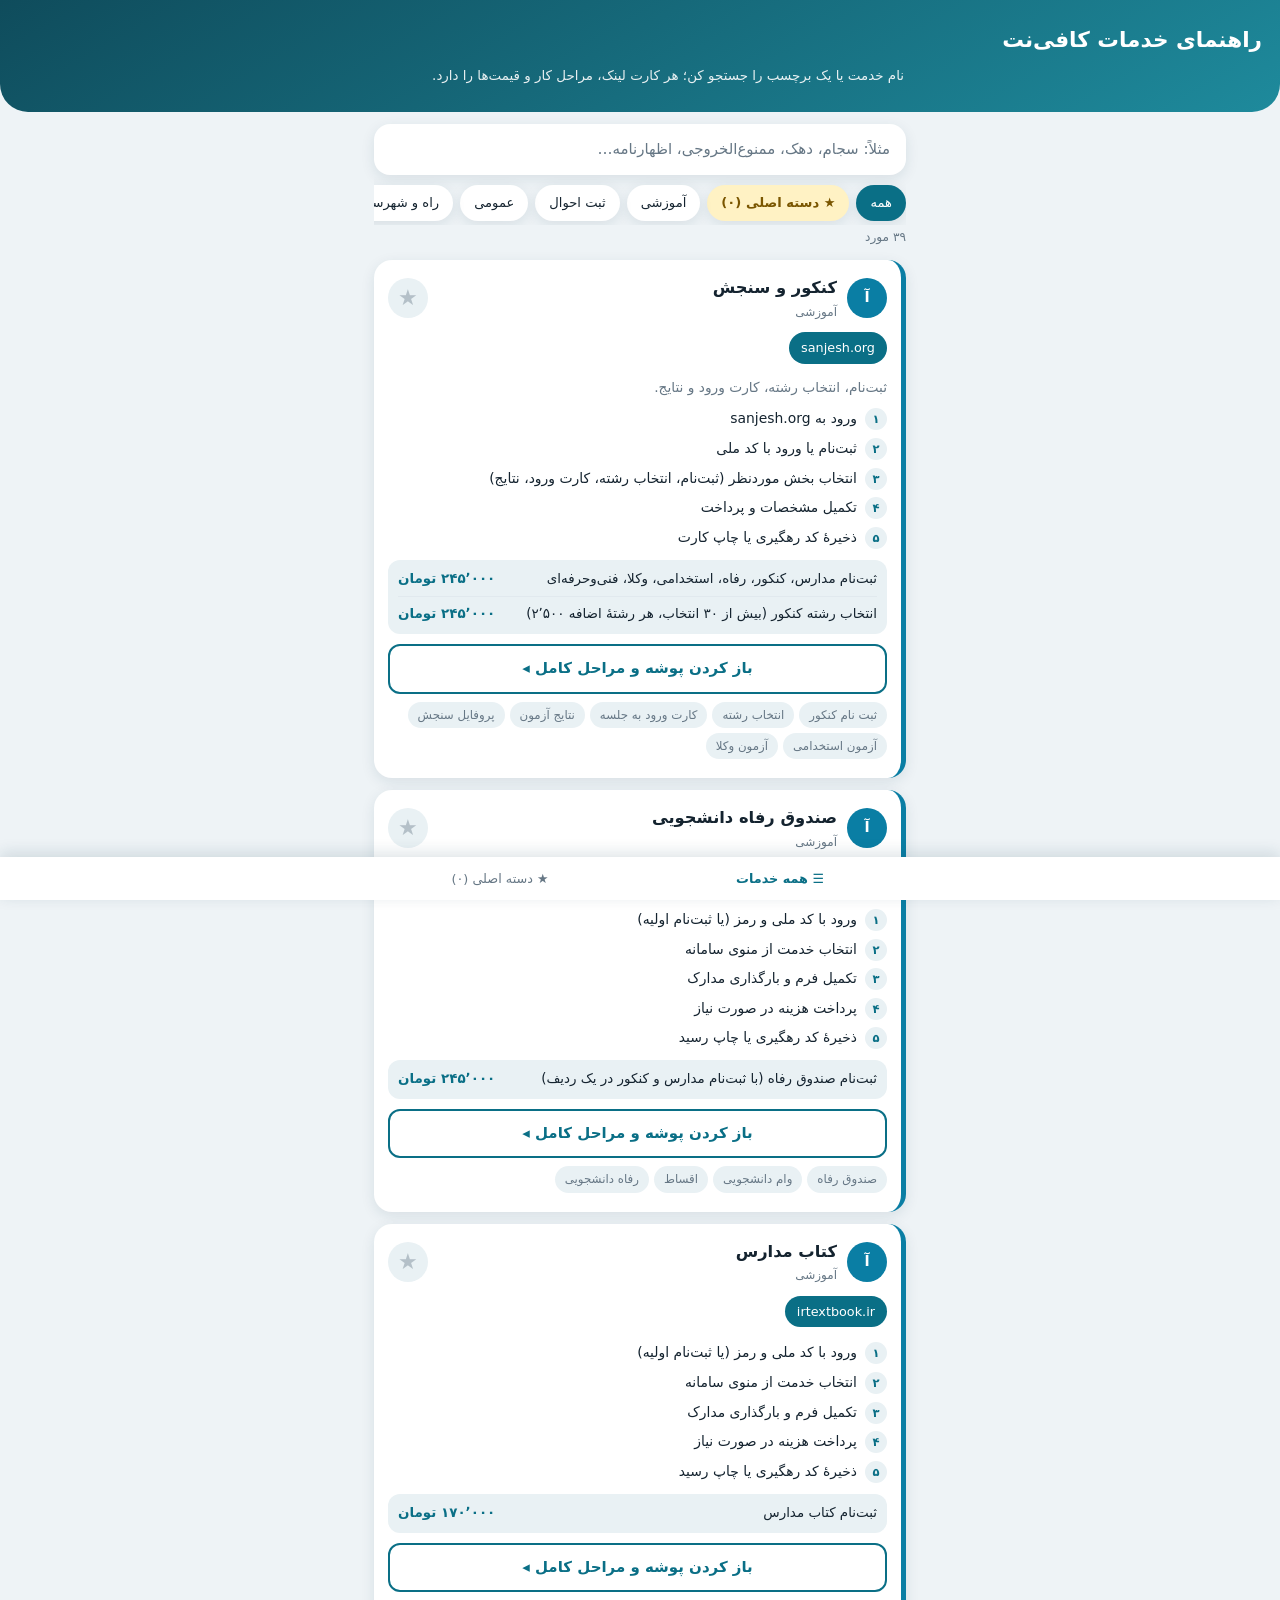
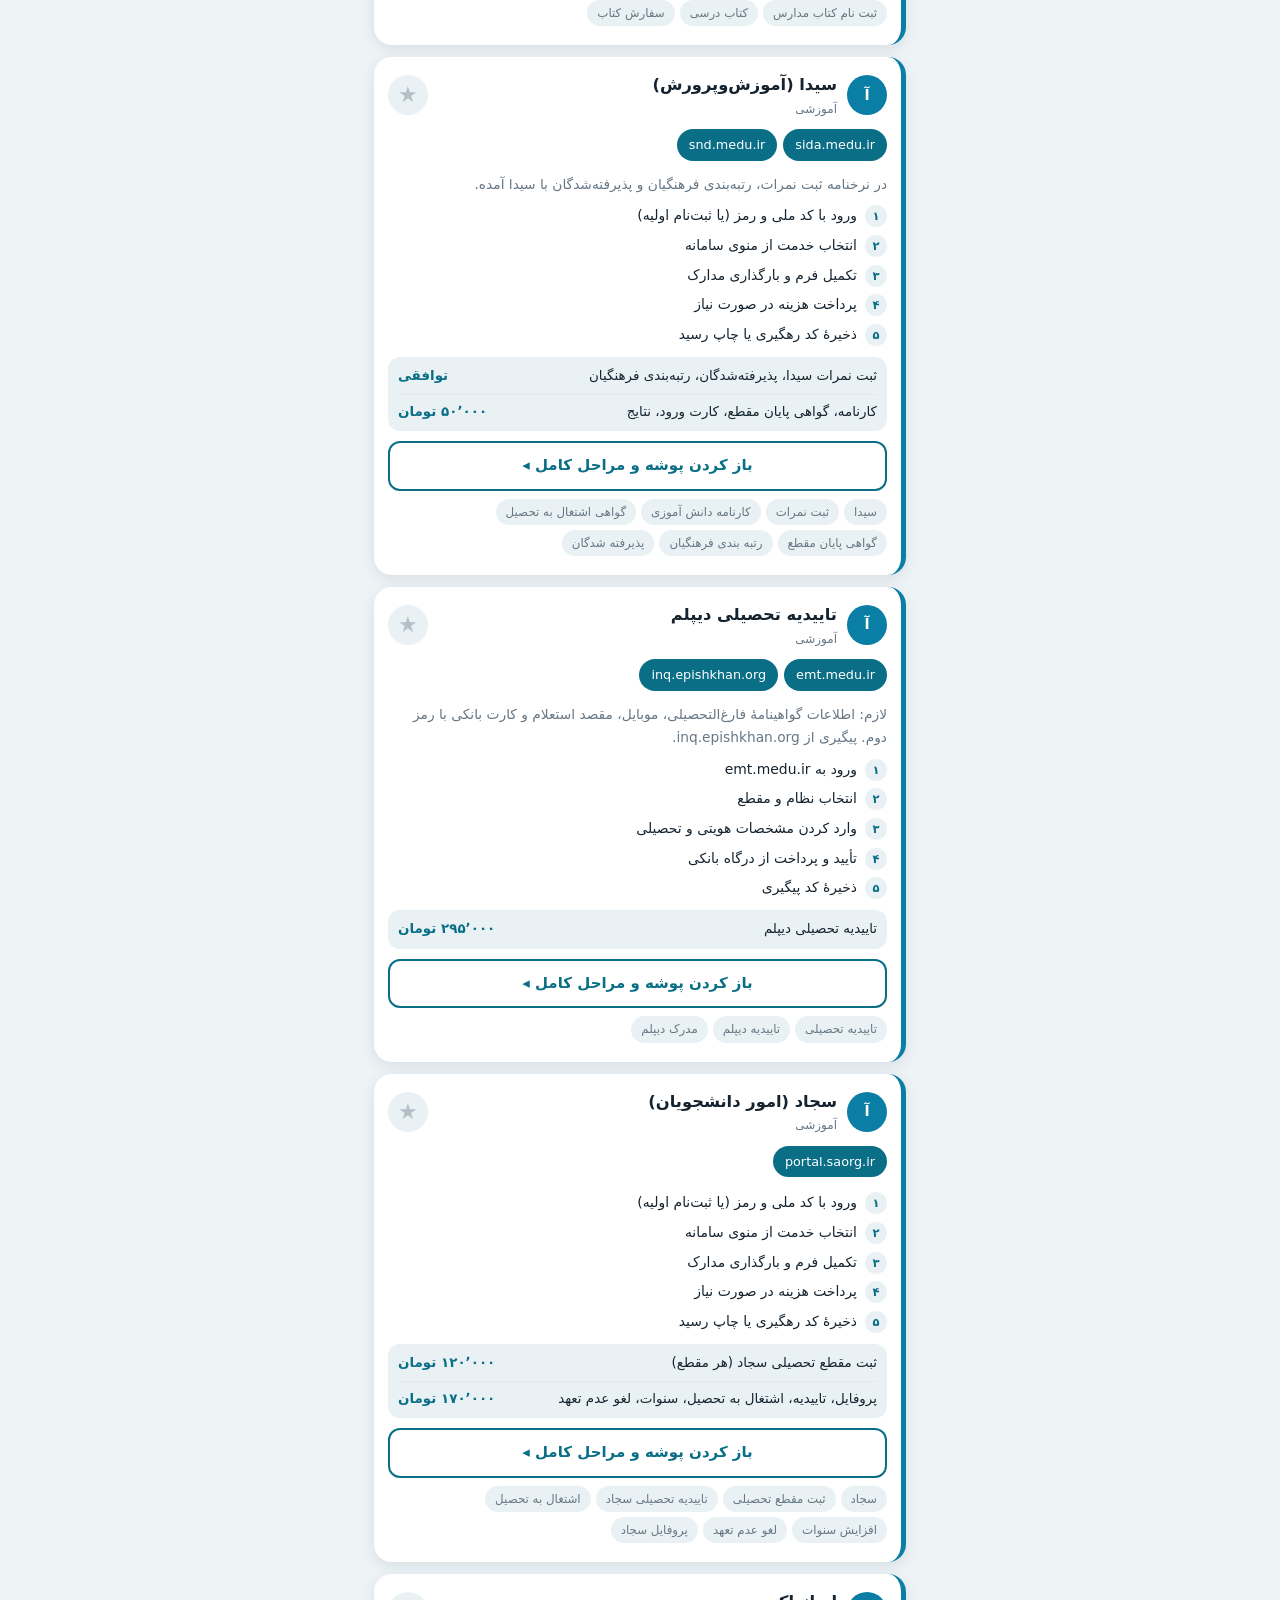
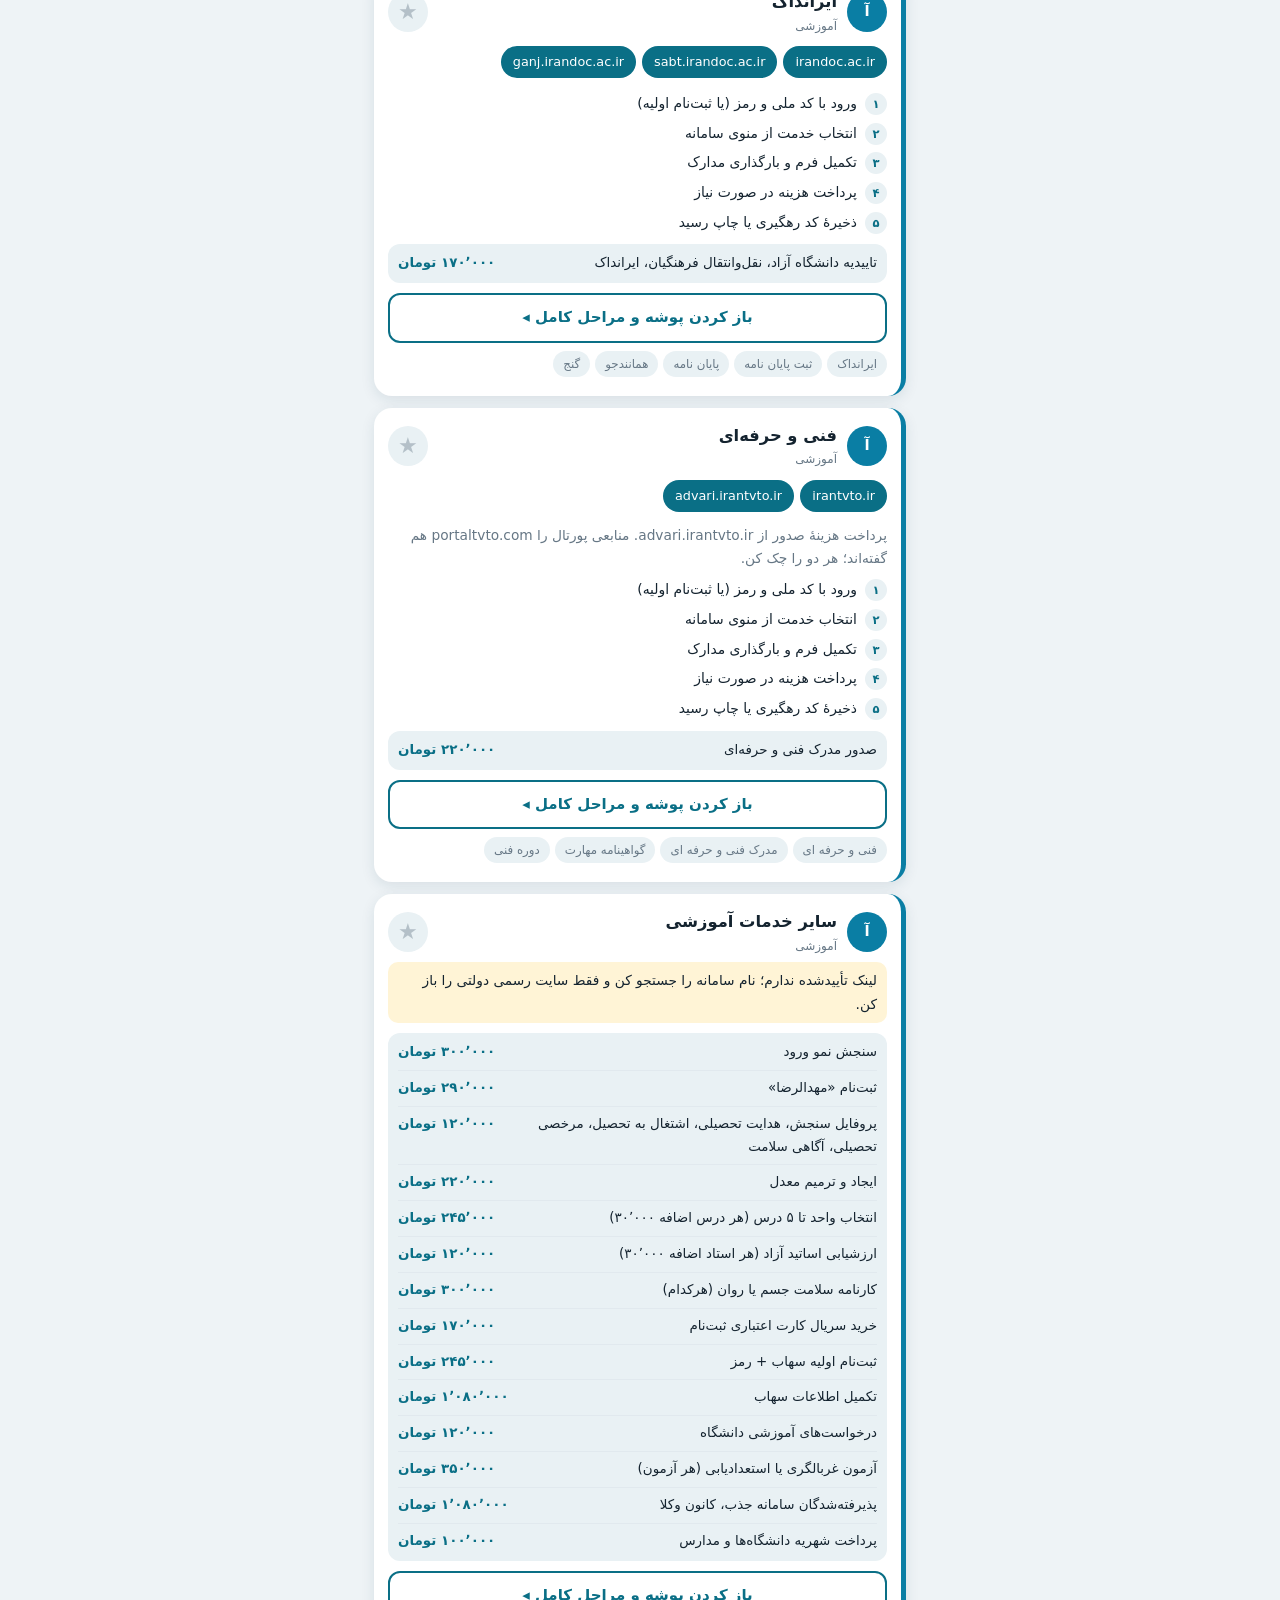
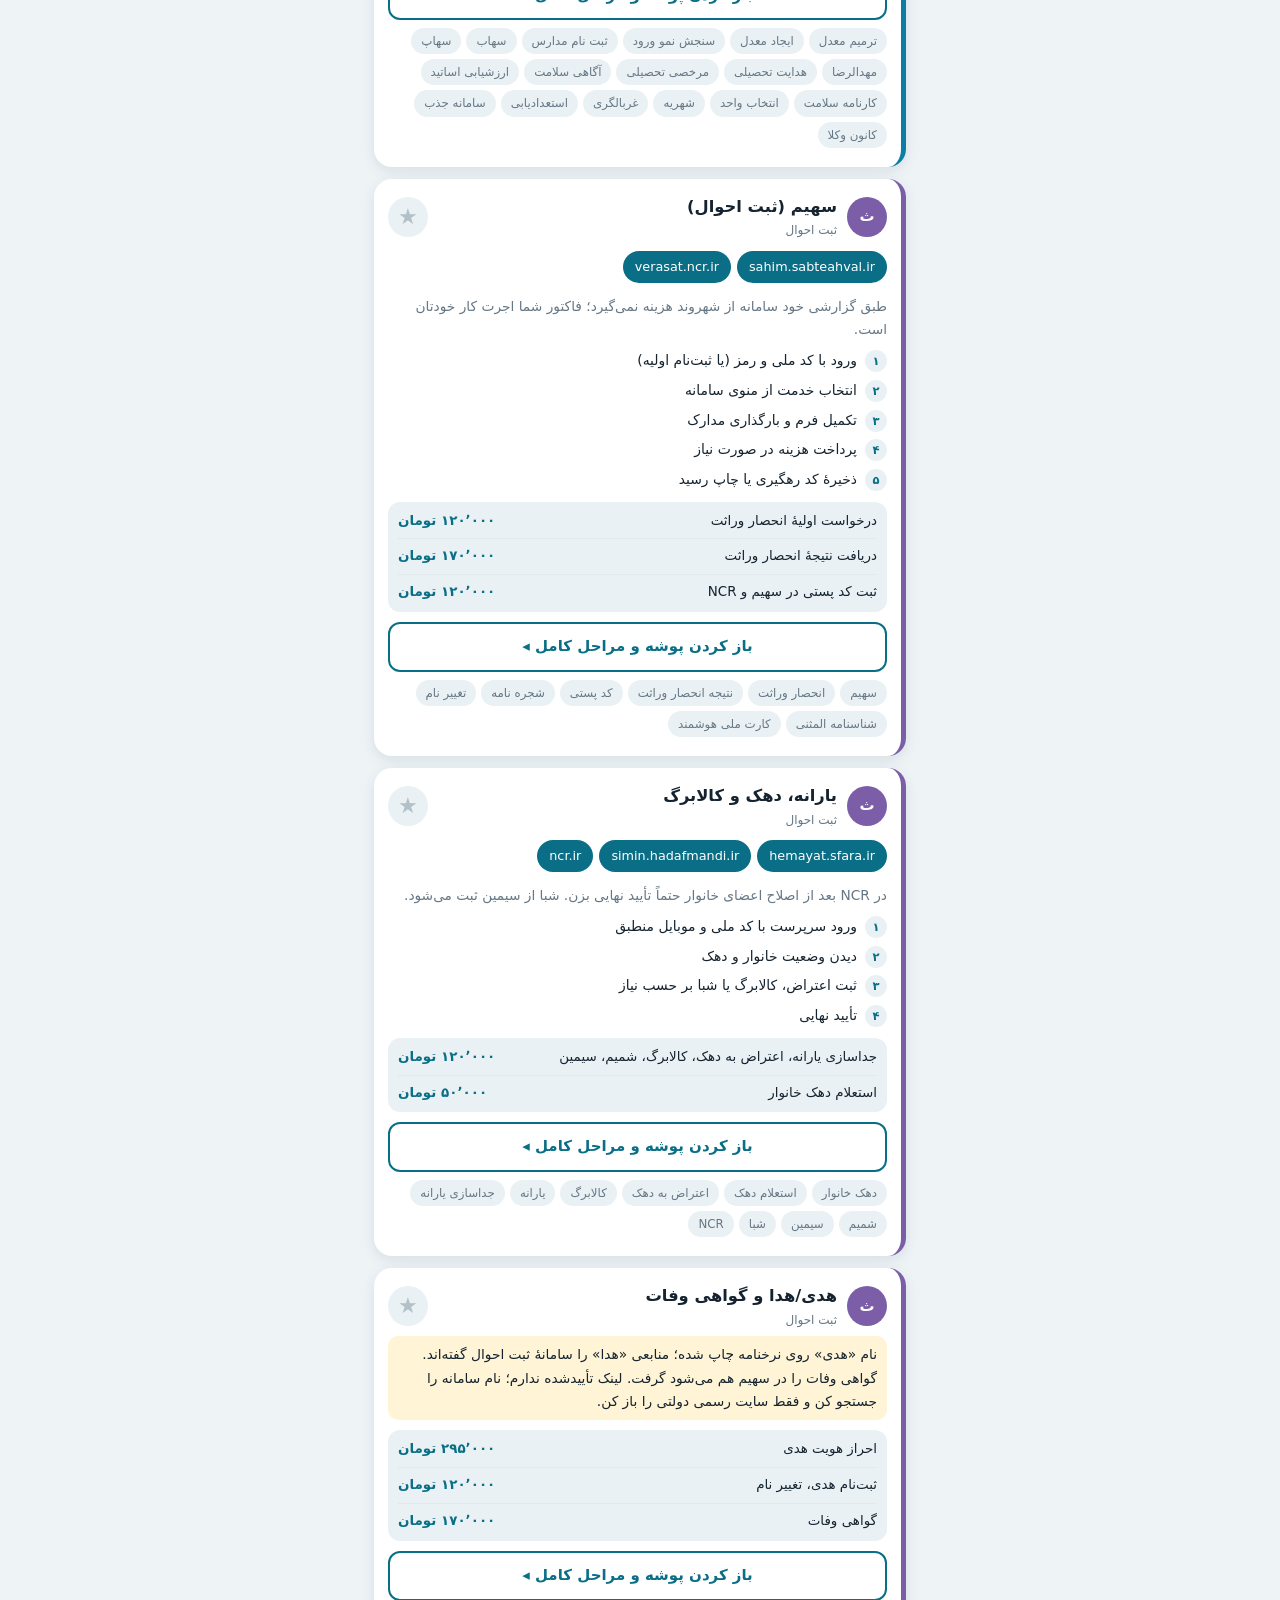
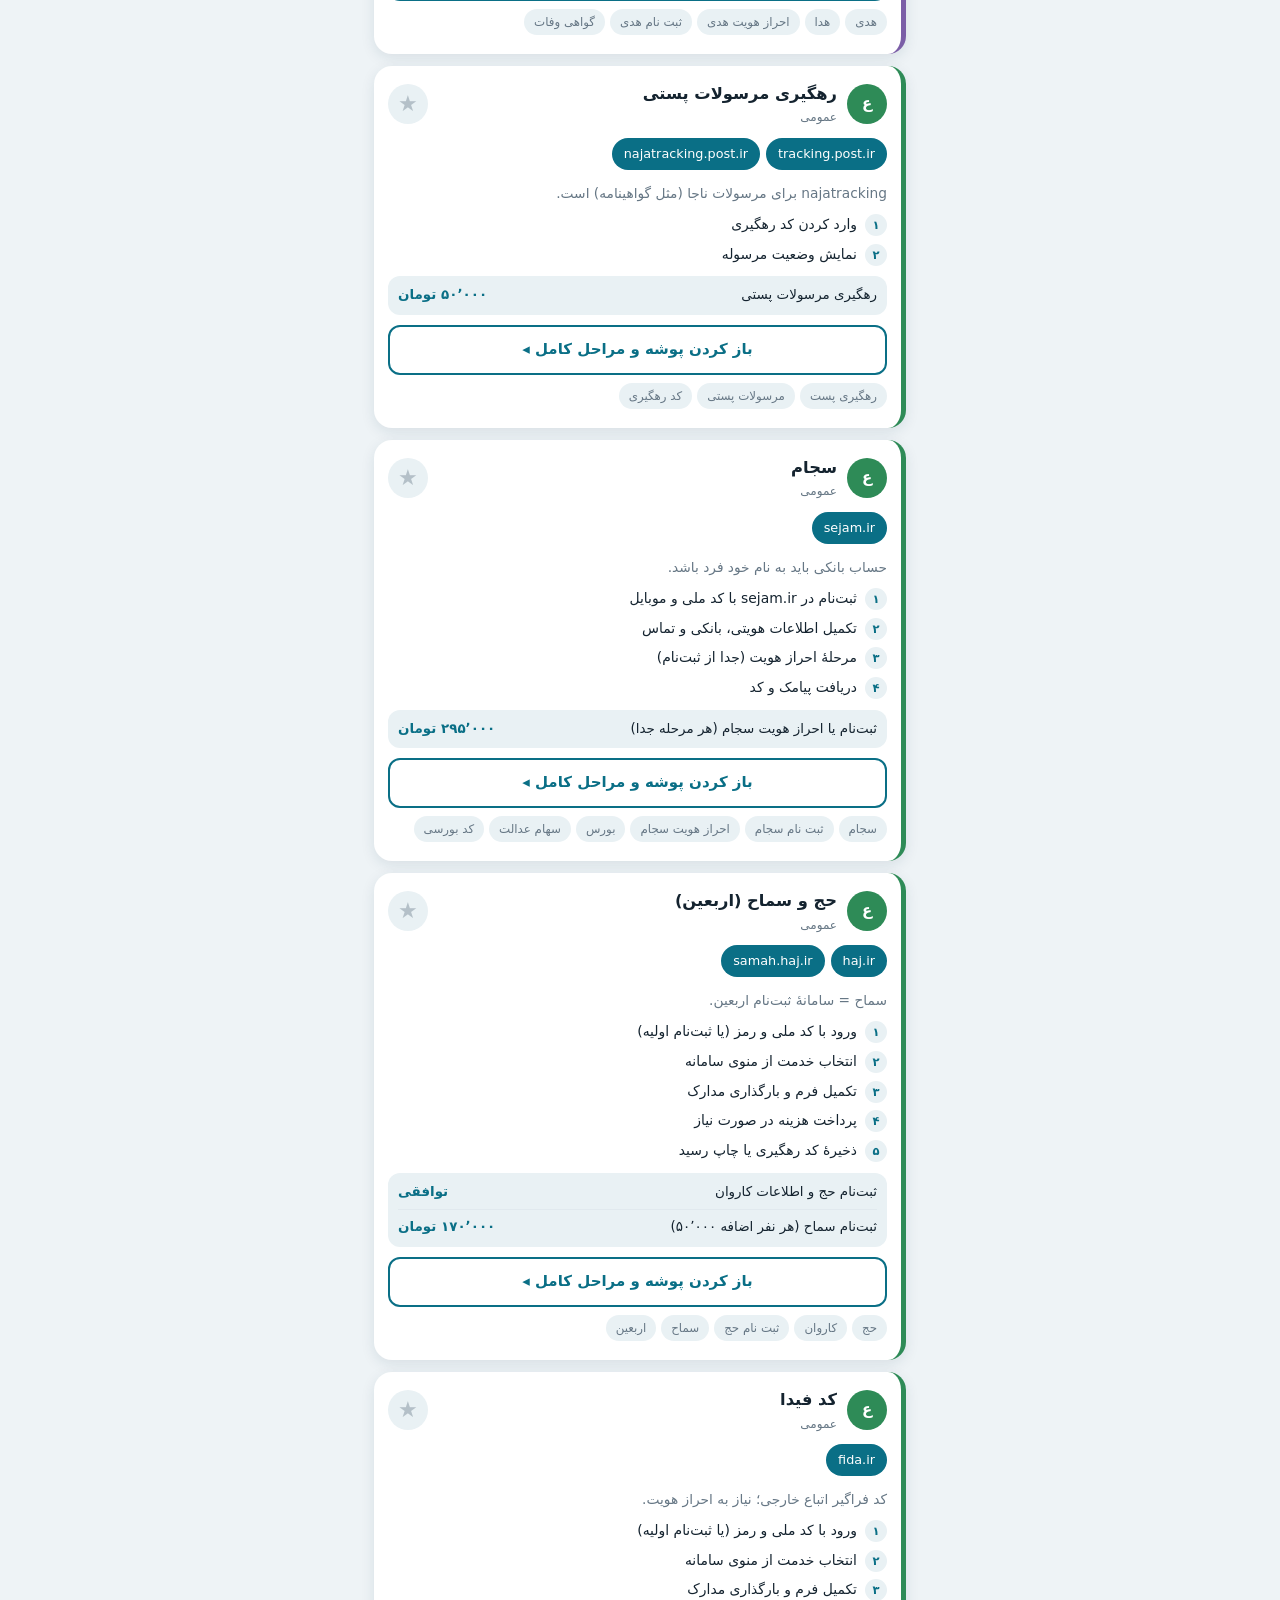
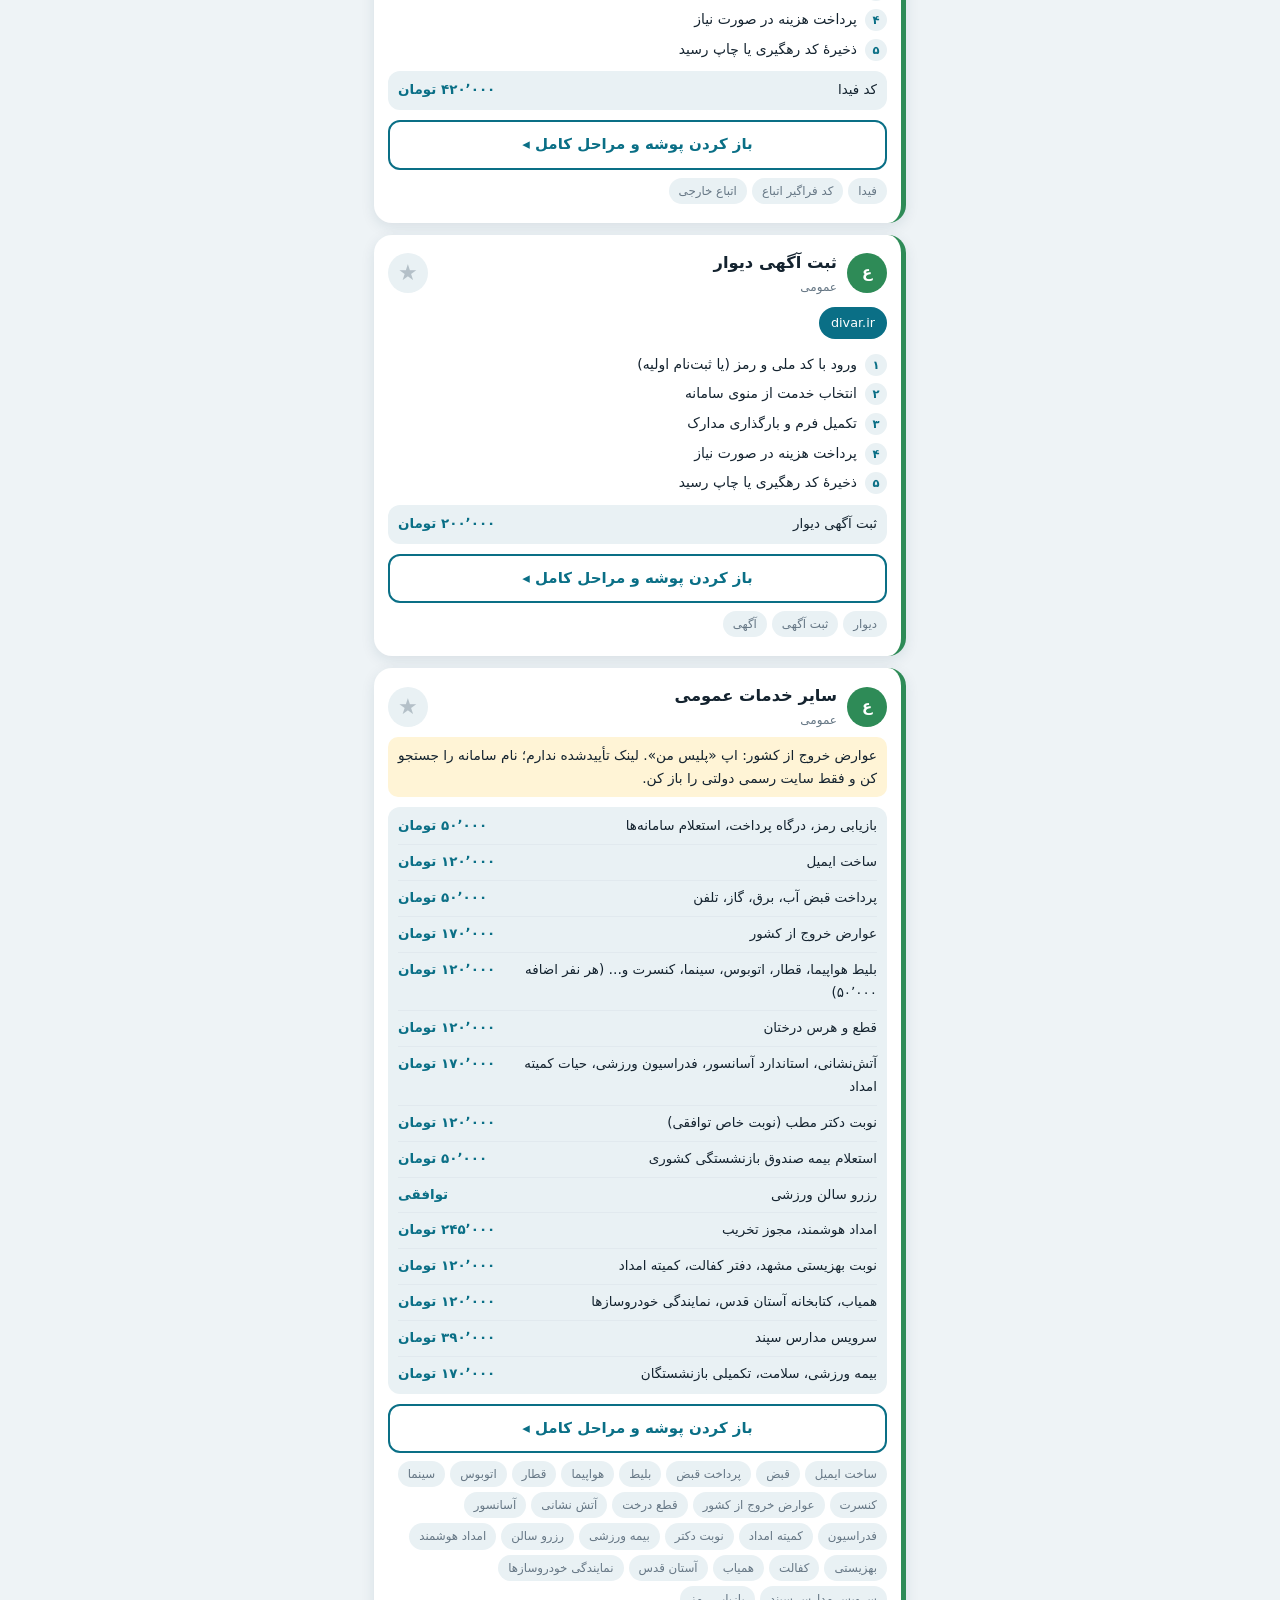
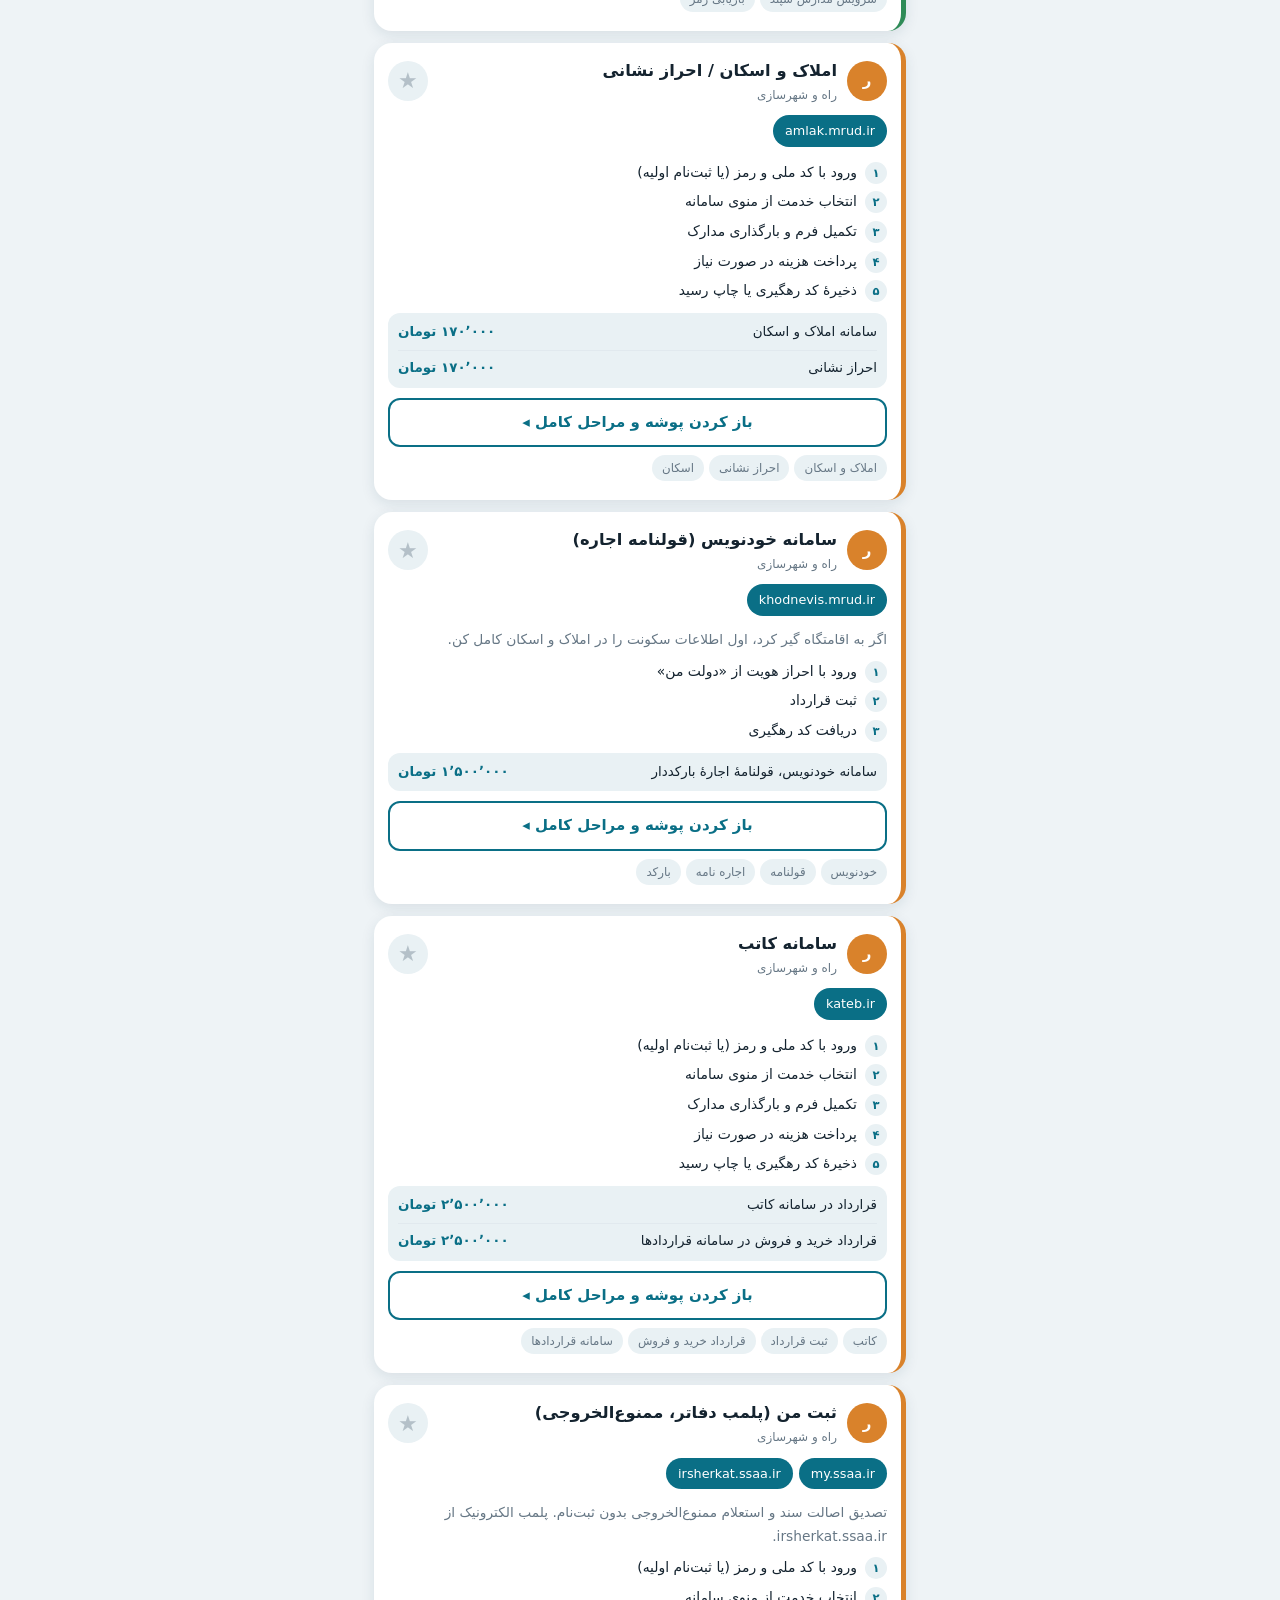
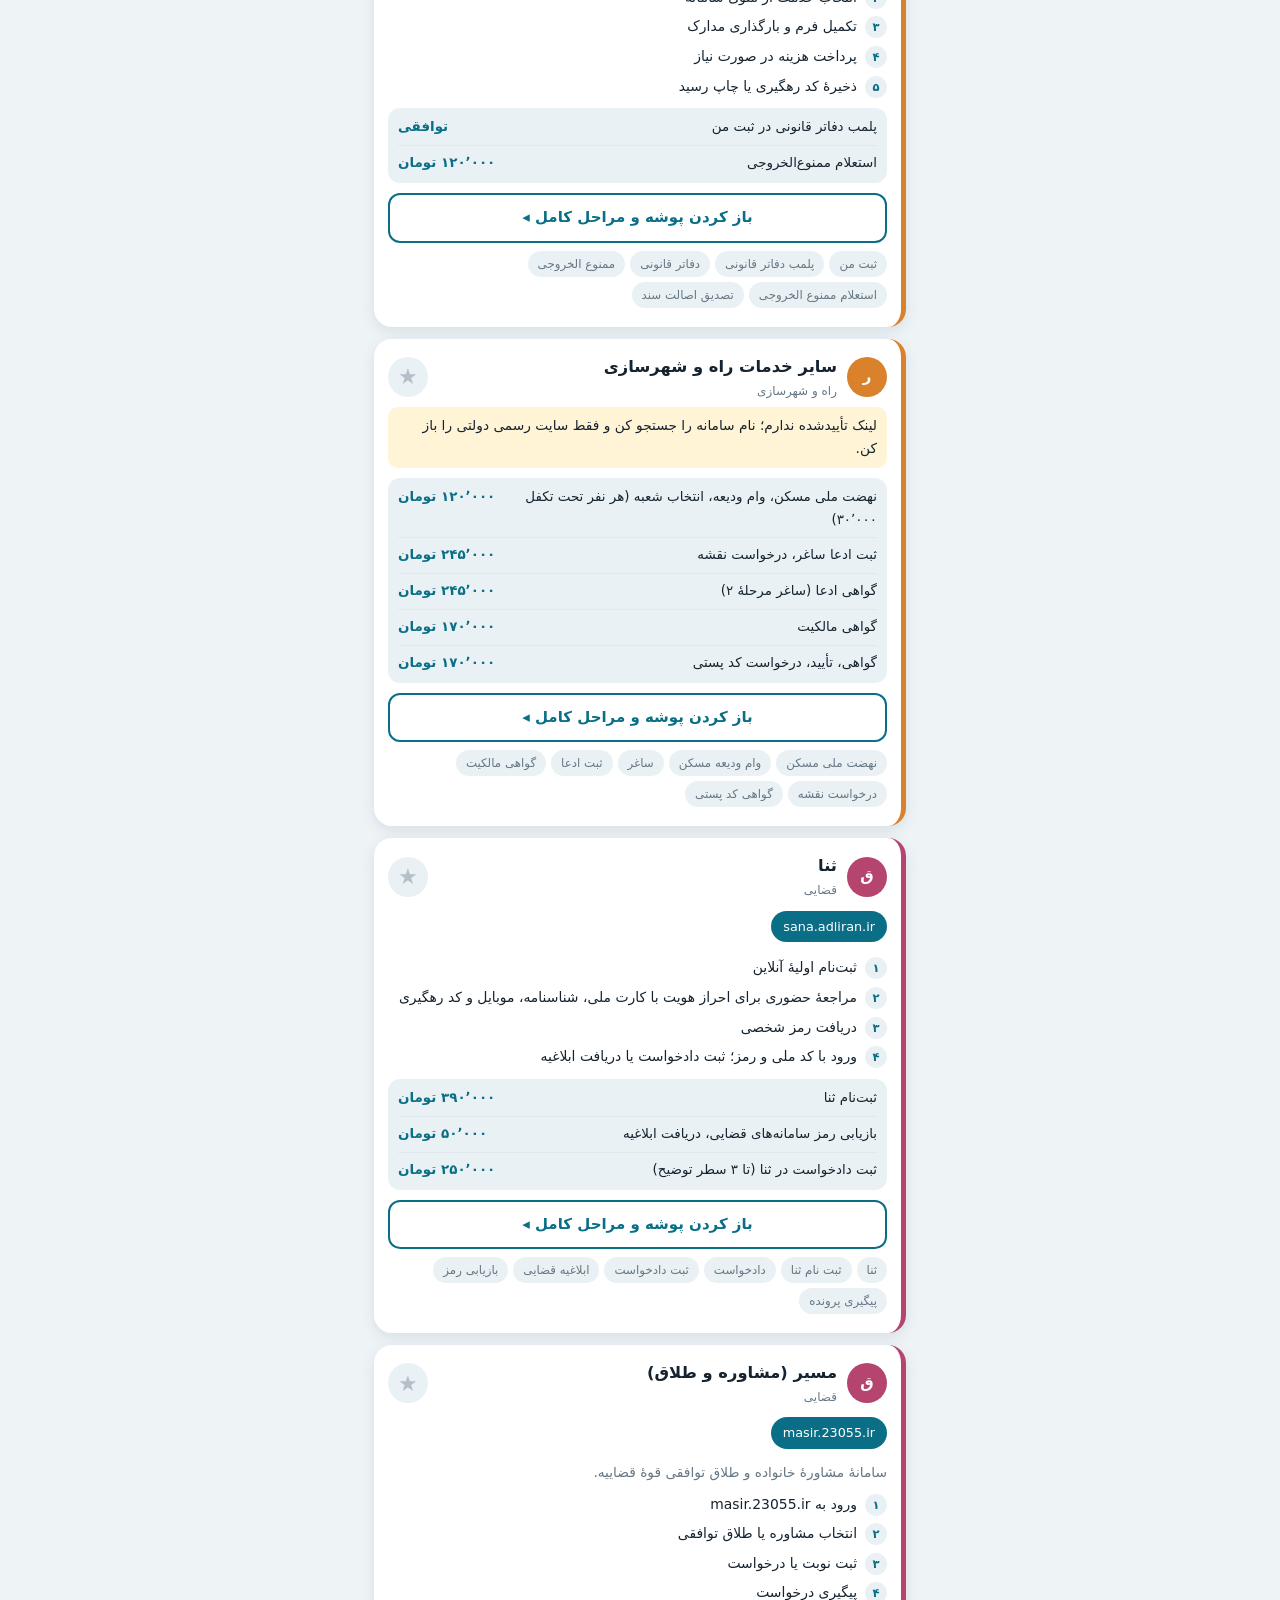
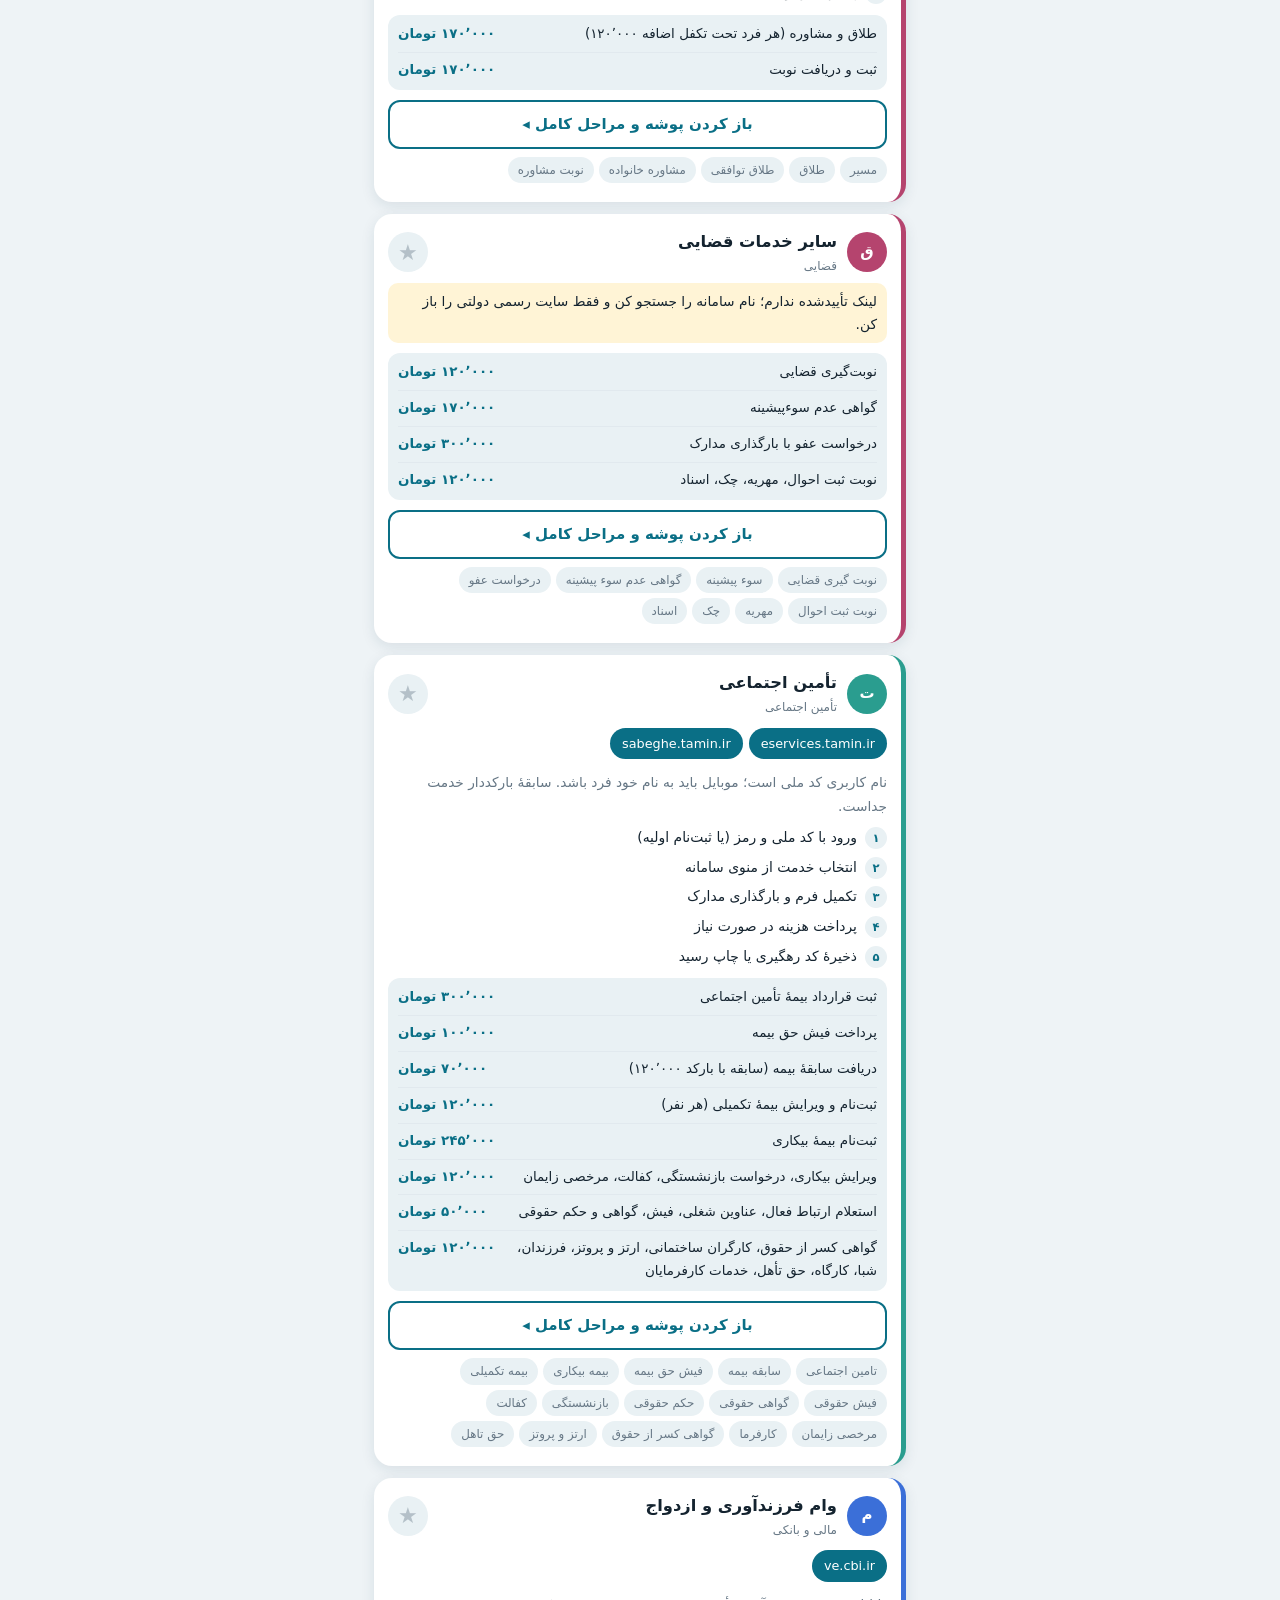
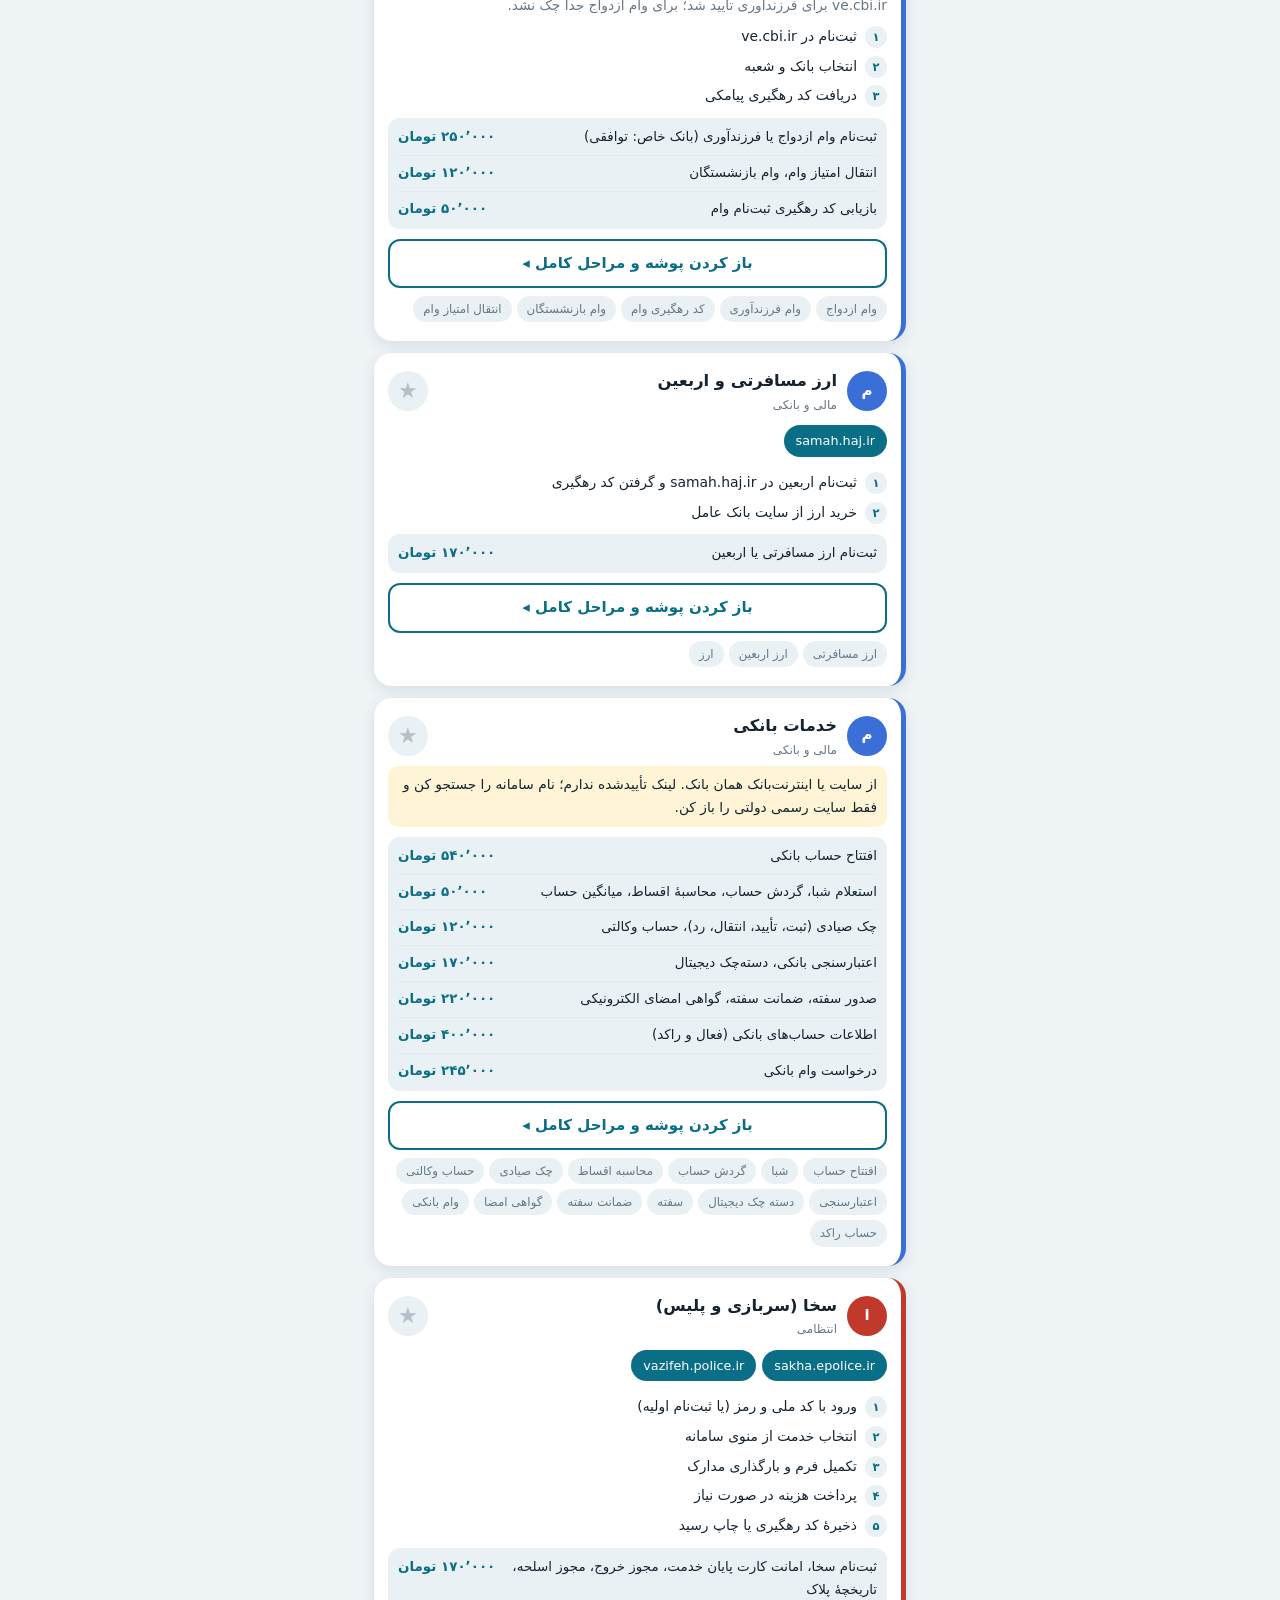
<file: index.html>
<!DOCTYPE html>
<html lang="fa" dir="rtl">
<head>
<meta charset="utf-8">
<meta name="viewport" content="width=device-width, initial-scale=1, viewport-fit=cover">
<meta name="theme-color" content="#0f4c5c">
<title>راهنمای خدمات کافی‌نت</title>
<link rel="manifest" href="manifest.webmanifest">
<link rel="icon" href="icon-192.png">
<link rel="apple-touch-icon" href="icon-192.png">
<link rel="stylesheet" href="style.css">
</head>
<body>
<header><h1>راهنمای خدمات کافی‌نت</h1><p>نام خدمت یا یک برچسب را جستجو کن؛ هر کارت لینک، مراحل کار و قیمت‌ها را دارد.</p></header>
<div class="bar"><div class="in">
<input id="q" type="search" placeholder="مثلاً: سجام، دهک، ممنوع‌الخروجی، اظهارنامه…" aria-label="جستجو">
<div class="cats" id="cats"></div><div id="n"></div></div></div>
<main id="m"></main>
<footer>لینک‌ها با جستجوی وب بررسی شده‌اند؛ قبل از کار با مشتری یک بار باز کن. کارت‌های زردرنگ لینک تأییدشده ندارند. قیمت‌ها از نرخنامهٔ ۱۴۰۵ است؛ «توافقی» یعنی عدد ندارد. این فایل بدون اینترنت هم کار می‌کند.</footer>
<div class="fd" id="fd" hidden></div>
<nav class="nv"><button data-c="-1" aria-pressed="true">☰ همه خدمات</button><button id="nf" data-c="-2" aria-pressed="false">★ دسته اصلی</button></nav>
<script src="data.js"></script>
<script src="docs.js"></script>
<script src="app.js"></script>
</body>
</html>
</file>
<file: style.css>
/* ظاهر شبیه اپ موبایل؛ رنگ‌ها در متغیرهای بالا */
:root{--page:#eef3f6;--card:#fff;--ink:#14232f;--mut:#667785;--line:#e1e9ee;--acc:#0a6f86;--chip:#e9f1f4;--gold:#f5b301;--goldbg:#fff2c4;--goldink:#7a5600;--warn:#fff4d6;--sh:0 4px 14px rgba(15,60,80,.10)}
@media(prefers-color-scheme:dark){:root{--page:#0e1820;--card:#17252f;--ink:#e6eef3;--mut:#9fb0bc;--line:#26384a;--acc:#4cc0d8;--chip:#223441;--goldbg:#3b3214;--goldink:#ffd666;--warn:#3a3217;--sh:0 4px 14px rgba(0,0,0,.35)}}
*{box-sizing:border-box}
body{margin:0;background:var(--page);color:var(--ink);font:15px/1.7 Tahoma,"Segoe UI",system-ui,sans-serif;padding-bottom:78px}
header{background:linear-gradient(150deg,#0f4c5c,#1e8a9c);color:#fff;padding:calc(22px + env(safe-area-inset-top,0px)) 18px 24px;border-radius:0 0 28px 28px}
header>*{max-width:528px;margin-left:auto;margin-right:auto}
h1{margin:0;font-size:1.35rem}
header p{margin-top:6px;margin-bottom:0;opacity:.9;font-size:.84rem}
.bar{position:sticky;top:0;z-index:5;background:var(--page);padding:12px 14px 4px}
.in{max-width:532px;margin:0 auto}
input{width:100%;padding:13px 16px;border:0;border-radius:16px;background:var(--card);box-shadow:var(--sh);color:var(--ink);font:inherit}
input::placeholder{color:var(--mut)}
button:focus,a:focus,input:focus{outline:2px solid var(--acc)}
.cats{display:flex;overflow-x:auto;padding:10px 0 4px;-webkit-overflow-scrolling:touch}
.cats button{flex:none;margin-left:7px;border:0;background:var(--card);box-shadow:var(--sh);color:var(--ink);padding:7px 14px;border-radius:99px;font:inherit;font-size:.82rem;cursor:pointer}
.cats button[aria-pressed=true]{background:var(--acc);color:#fff}
.cats .fv{background:var(--goldbg);color:var(--goldink);font-weight:bold}
.cats .fv[aria-pressed=true]{background:var(--gold);color:#3b2a00}
#n{color:var(--mut);font-size:.76rem;padding-top:2px}
main{max-width:560px;margin:0 auto;padding:8px 14px 20px}
article{background:var(--card);border-radius:18px;box-shadow:var(--sh);padding:14px;margin-bottom:12px;border-right:5px solid var(--c);min-width:0}
.hd{display:flex;align-items:center}
.av{flex:none;width:40px;height:40px;margin-left:10px;border-radius:50%;background:var(--c);color:#fff;font-weight:bold;display:flex;align-items:center;justify-content:center}
.tt{flex:1;min-width:0}
h2{margin:0;font-size:1.02rem}
.k{color:var(--mut);font-size:.75rem}
.st{flex:none;width:40px;height:40px;border:0;border-radius:50%;background:var(--chip);color:#b4c0c8;font-size:1.35rem;line-height:1;cursor:pointer;transition:transform .15s}
.st.on{background:var(--goldbg);color:var(--gold);transform:scale(1.1)}
.ln{margin:10px 0 2px}
.ln a{display:inline-block;direction:ltr;margin:0 0 6px 6px;background:var(--acc);color:#fff;padding:5px 12px;border-radius:99px;text-decoration:none;font-size:.8rem}
.nt{margin:6px 0;font-size:.86rem;color:var(--mut)}
.nt.w{background:var(--warn);color:var(--ink);padding:7px 10px;border-radius:10px}
ol{list-style:none;counter-reset:s;margin:8px 0;padding:0;font-size:.87rem}
ol li{counter-increment:s;position:relative;padding-right:30px;margin:6px 0}
ol li:before{content:counter(s,persian);position:absolute;right:0;top:1px;width:22px;height:22px;border-radius:50%;background:var(--chip);color:var(--acc);font-size:.72rem;font-weight:bold;text-align:center;line-height:22px}
.pr{margin:10px 0 4px;background:var(--chip);border-radius:12px;padding:2px 10px;font-size:.84rem}
.pr div{display:flex;justify-content:space-between;padding:6px 0;border-bottom:1px solid var(--line)}
.pr div:last-child{border:0}
.pr span{flex:1;padding-left:10px}
.pr b{white-space:nowrap;color:var(--acc);direction:rtl}
.tg{margin-top:8px}
.tg button{border:0;background:var(--chip);color:var(--mut);padding:3px 10px;border-radius:99px;font:inherit;font-size:.74rem;margin:0 0 5px 5px;cursor:pointer}
.e{text-align:center;color:var(--mut);padding:30px 0}
footer{max-width:560px;margin:0 auto;padding:0 16px 16px;color:var(--mut);font-size:.76rem}
.nv{position:fixed;bottom:0;left:0;right:0;z-index:9;display:flex;justify-content:center;background:var(--card);box-shadow:0 -4px 16px rgba(15,60,80,.14);padding-bottom:env(safe-area-inset-bottom,0px)}
.nv button{flex:1;max-width:280px;border:0;background:none;color:var(--mut);padding:11px 4px 10px;font:inherit;font-size:.8rem;cursor:pointer}
.nv button[aria-pressed=true]{color:var(--acc);font-weight:bold}
.nv #nf[aria-pressed=true]{color:#c58a00}

[hidden]{display:none!important}
.op{display:block;width:100%;margin-top:10px;padding:10px;border:2px solid var(--acc);border-radius:12px;background:none;color:var(--acc);font:inherit;font-weight:bold;cursor:pointer}
.fd{position:fixed;top:0;left:0;right:0;bottom:0;z-index:30;background:var(--page);overflow-y:auto}
.fb{background:linear-gradient(150deg,#0f4c5c,#1e8a9c);color:#fff;padding:calc(14px + env(safe-area-inset-top,0px)) 18px 20px;border-radius:0 0 28px 28px}
.fb>*{max-width:528px;margin-left:auto;margin-right:auto}
.fb h2{font-size:1.25rem;margin-top:8px}
.fb .k{color:#d3eef3}
.bk{background:rgba(255,255,255,.18);color:#fff;border:0;border-radius:99px;padding:6px 14px;font:inherit;font-size:.85rem;cursor:pointer}
.fi{max-width:560px;margin:0 auto;padding:14px 14px 40px}
.sv{background:var(--card);border-radius:16px;box-shadow:var(--sh);margin:12px 0;overflow:hidden}
.sh{display:flex;justify-content:space-between;align-items:center;width:100%;border:0;background:none;color:var(--ink);padding:14px;font:inherit;font-weight:bold;text-align:right;cursor:pointer}
.sh b{color:var(--acc);font-size:.8rem;white-space:nowrap;margin-right:8px}
.sb{display:none;padding:0 14px 14px;font-size:.88rem}
.sv.open .sb{display:block}
.sv.open .sh{color:var(--acc)}
.sb h3{margin:10px 0 4px;font-size:.84rem;color:var(--mut)}
.sb ul{margin:0;padding-right:18px}
</file>
